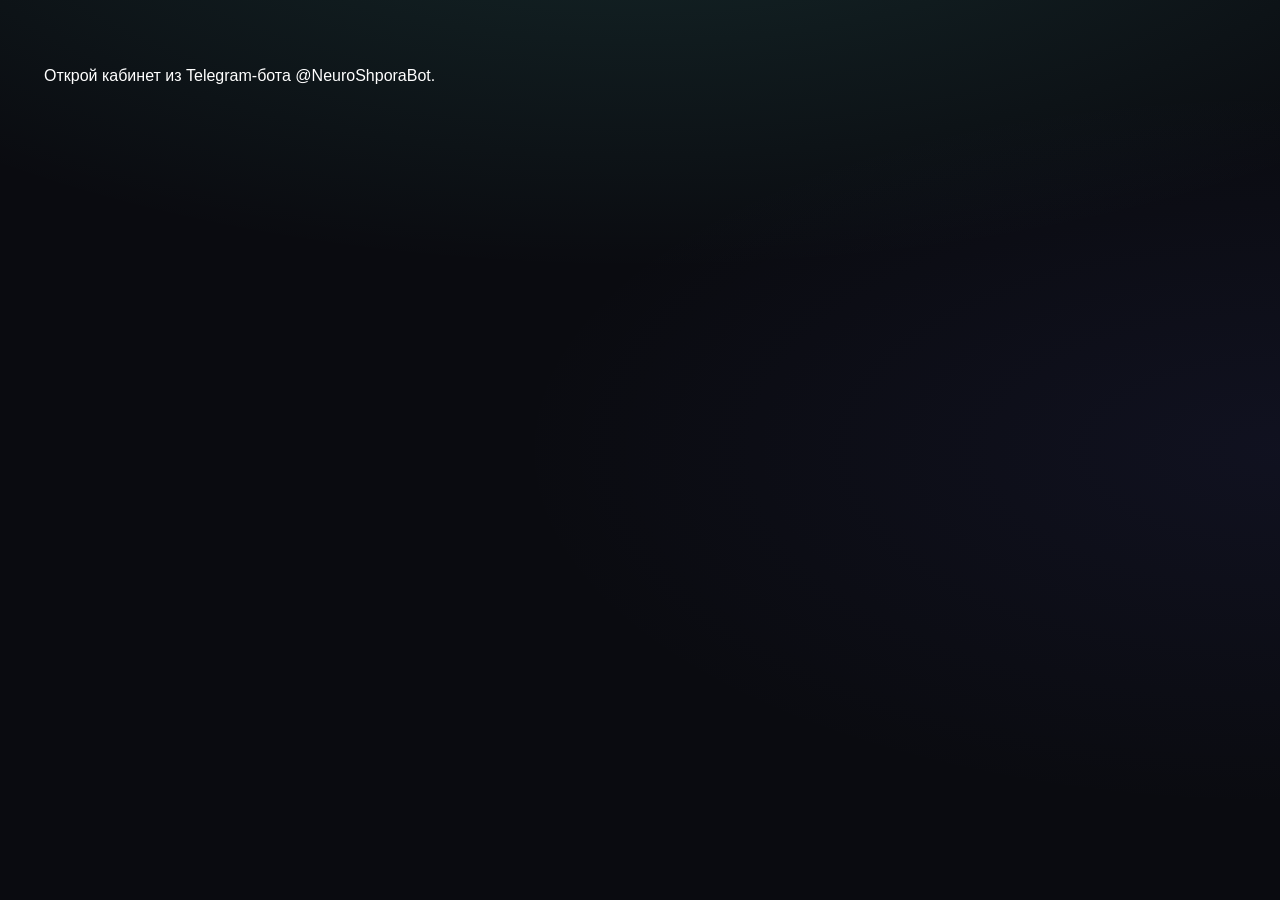
<file: index.html>
<!DOCTYPE html>
<html lang="ru">
<head>
    <meta charset="UTF-8">
    <meta name="viewport" content="width=device-width, initial-scale=1.0, maximum-scale=1.0, user-scalable=no">
    <title>НейроШпора — профиль и Premium</title>
    <script src="https://telegram.org/js/telegram-web-app.js"></script>
    <style>
        /* Фиксированная тёмная палитра — не зависит от светлой темы TG Desktop */
        :root {
            --bg-base: #0a0b10;
            --bg-elevated: #12141c;
            --glass: rgba(255, 255, 255, 0.07);
            --glass-border: rgba(255, 255, 255, 0.14);
            --accent: #5eead4;
            --accent-dim: rgba(94, 234, 212, 0.22);
            --gold: #fbbf24;
            --gold-dim: rgba(251, 191, 36, 0.18);
            --text-primary: #f4f4f5;
            --text-secondary: #c4c4cc;
            --text-muted: #9ca3af;
            --radius: 20px;
            --app-max-width: 420px;
        }

        * {
            box-sizing: border-box;
            -webkit-tap-highlight-color: transparent;
        }

        html {
            color-scheme: dark;
            -webkit-text-size-adjust: 100%;
            background: var(--bg-base) !important;
            background-color: var(--bg-base) !important;
        }

        html, body {
            margin: 0;
            padding: 0;
            min-height: 100%;
            color: var(--text-primary) !important;
            background: var(--bg-base) !important;
            background-color: var(--bg-base) !important;
        }

        body {
            min-height: 100vh;
            font-family: -apple-system, BlinkMacSystemFont, "Segoe UI", Roboto, sans-serif;
            line-height: 1.45;
            background-image:
                radial-gradient(ellipse 80% 50% at 50% -20%, rgba(94, 234, 212, 0.14), transparent),
                radial-gradient(ellipse 60% 40% at 100% 50%, rgba(99, 102, 241, 0.07), transparent) !important;
            padding: 16px;
            overflow-x: hidden;
        }

        /* Центрированная «карточка» на широких экранах (TG Desktop) */
        .app {
            width: 100%;
            max-width: var(--app-max-width);
            margin: 0 auto;
            padding-bottom: 24px;
        }

        .header { margin-bottom: 20px; }
        .logo {
            font-size: 13px;
            font-weight: 600;
            letter-spacing: 0.12em;
            text-transform: uppercase;
            color: var(--accent) !important;
            margin-bottom: 6px;
        }
        h1 {
            margin: 0;
            font-size: clamp(22px, 5vw, 26px);
            font-weight: 700;
            letter-spacing: -0.03em;
            color: var(--text-primary) !important;
        }
        .subtitle {
            margin: 8px 0 0;
            font-size: 14px;
            color: var(--text-secondary) !important;
            line-height: 1.45;
        }

        .glass {
            background: var(--glass) !important;
            backdrop-filter: blur(20px);
            -webkit-backdrop-filter: blur(20px);
            border: 1px solid var(--glass-border) !important;
            border-radius: var(--radius);
            box-shadow: 0 8px 32px rgba(0, 0, 0, 0.35);
        }

        .section-title {
            font-size: 12px;
            font-weight: 600;
            text-transform: uppercase;
            letter-spacing: 0.1em;
            color: var(--text-muted) !important;
            margin: 0 0 10px 4px;
        }

        .profile-card {
            padding: 18px;
            margin-bottom: 20px;
            width: 100%;
        }
        .profile-top {
            display: flex;
            justify-content: space-between;
            align-items: flex-start;
            gap: 12px;
            margin-bottom: 16px;
        }
        .name {
            font-size: 18px;
            font-weight: 600;
            color: var(--text-primary) !important;
            word-break: break-word;
        }
        .badge {
            font-size: 11px;
            font-weight: 700;
            padding: 4px 10px;
            border-radius: 100px;
            background: var(--accent-dim) !important;
            color: var(--accent) !important;
            border: 1px solid rgba(94, 234, 212, 0.4);
            white-space: nowrap;
            flex-shrink: 0;
        }
        .badge.premium {
            background: var(--gold-dim) !important;
            color: var(--gold) !important;
            border-color: rgba(251, 191, 36, 0.45);
        }
        .meta {
            font-size: 13px;
            color: var(--text-secondary) !important;
            margin-top: 4px;
        }
        .label {
            font-size: 11px;
            text-transform: uppercase;
            letter-spacing: 0.08em;
            color: var(--text-muted) !important;
            margin-bottom: 8px;
        }
        .progress-track {
            height: 8px;
            background: rgba(255, 255, 255, 0.1) !important;
            border-radius: 100px;
            overflow: hidden;
        }
        .progress-fill {
            height: 100%;
            min-width: 0;
            border-radius: 100px;
            background: linear-gradient(90deg, var(--accent), #818cf8) !important;
            transition: width 0.8s cubic-bezier(0.22, 1, 0.36, 1);
        }
        .progress-row {
            display: flex;
            justify-content: space-between;
            gap: 8px;
            margin-top: 8px;
            font-size: 12px;
            color: var(--text-secondary) !important;
        }

        #shop { scroll-margin-top: 12px; }

        .tariff-card {
            padding: 18px;
            margin-bottom: 12px;
            width: 100%;
            border-color: rgba(251, 191, 36, 0.3) !important;
            background: linear-gradient(
                145deg,
                rgba(251, 191, 36, 0.1),
                rgba(94, 234, 212, 0.07)
            ) !important;
        }
        .tariff-card.active-plan {
            border-color: rgba(94, 234, 212, 0.45) !important;
            background: linear-gradient(
                145deg,
                rgba(94, 234, 212, 0.12),
                rgba(129, 140, 248, 0.09)
            ) !important;
        }

        .tariff-head {
            display: flex;
            justify-content: space-between;
            align-items: flex-start;
            gap: 10px;
            margin-bottom: 10px;
        }
        .tariff-name {
            font-size: 16px;
            font-weight: 700;
            line-height: 1.3;
            color: var(--text-primary) !important;
            flex: 1;
            min-width: 0;
        }
        .tariff-price {
            font-size: 22px;
            font-weight: 800;
            color: var(--gold) !important;
            white-space: nowrap;
            flex-shrink: 0;
        }
        .tariff-period {
            font-size: 12px;
            color: var(--text-secondary) !important;
            margin-bottom: 12px;
        }
        .tariff-features {
            margin: 0 0 16px;
            padding-left: 18px;
            font-size: 13px;
            line-height: 1.55;
            color: var(--text-secondary) !important;
        }
        .tariff-features li { margin-bottom: 4px; }

        .btn-buy {
            width: 100%;
            max-width: 100%;
            padding: 14px 16px;
            border: none;
            border-radius: 14px;
            font-size: 15px;
            font-weight: 700;
            color: #0a0b10 !important;
            background: linear-gradient(135deg, var(--gold), #f59e0b) !important;
            cursor: pointer;
            transition: transform 0.15s, opacity 0.2s;
        }
        .btn-buy:hover { filter: brightness(1.05); }
        .btn-buy:active { transform: scale(0.98); }
        .btn-buy:disabled {
            opacity: 0.5;
            cursor: not-allowed;
        }

        .shop-note {
            font-size: 12px;
            color: var(--text-secondary) !important;
            line-height: 1.5;
            margin: 0 4px 16px;
        }
        .shop-note b {
            color: var(--text-primary) !important;
            font-weight: 600;
        }

        .legal-footer {
            display: flex;
            flex-wrap: wrap;
            justify-content: center;
            align-items: center;
            gap: 6px 14px;
            margin-top: 24px;
            padding: 14px 12px;
            border-radius: 14px;
            background: var(--glass) !important;
            border: 1px solid var(--glass-border) !important;
            width: 100%;
        }
        .legal-footer a {
            font-size: 12px;
            font-weight: 500;
            color: var(--text-secondary) !important;
            text-decoration: none;
        }
        .legal-footer a:hover,
        .legal-footer a:active {
            color: var(--accent) !important;
        }
        .legal-footer .sep {
            color: rgba(255, 255, 255, 0.28) !important;
            font-size: 10px;
        }
        .page-footer {
            text-align: center;
            font-size: 11px;
            color: var(--text-muted) !important;
            margin-top: 12px;
            padding: 0 8px;
        }

        @media (min-width: 480px) {
            body { padding: 24px 20px 32px; }
            .app {
                max-width: var(--app-max-width);
                padding: 4px 0 32px;
            }
        }
    </style>
</head>
<body>

    <div class="app">

    <header class="header">
        <div class="logo">НейроШпора</div>
        <h1>Личный кабинет</h1>
        <p class="subtitle">Прогресс охоты за баллами и оформление Premium</p>
    </header>

    <p class="section-title">📊 Мой прогресс</p>
    <section class="glass profile-card" id="progress-section">
        <div class="profile-top">
            <div>
                <div class="name" id="student-name">Загрузка…</div>
                <div class="meta" id="student-subject">Предмет не выбран</div>
            </div>
            <span class="badge" id="status-badge">Базовый</span>
        </div>
        <div class="label">Уровень и опыт</div>
        <div class="meta" id="student-stats">1 LVL · 0 XP</div>
        <div class="label" style="margin-top: 14px;">Прогресс охоты</div>
        <div class="progress-track">
            <div class="progress-fill" id="bar"></div>
        </div>
        <div class="progress-row">
            <span id="themes-count">0 / 30 тем</span>
            <span id="percent-text">0%</span>
        </div>
    </section>

    <p class="section-title" id="shop">💎 Магазин Premium</p>
    <p class="shop-note">
        <b>Доступ к информационному сервису</b> — дистанционные информационно-консультационные
        услуги подготовки к ЕГЭ/ОГЭ через бота @NeuroShporaBot. Оплата в Telegram (Robokassa).
    </p>

    <article class="glass tariff-card" id="tariff-premium">
        <div class="tariff-head">
            <div class="tariff-name">Доступ к информационному сервису</div>
            <div class="tariff-price">790 ₽</div>
        </div>
        <div class="tariff-period">Premium · 1 месяц с момента оплаты</div>
        <ul class="tariff-features">
            <li>Разбор 2-й части по критериям ФИПИ</li>
            <li>Конструктор шпор-карточек</li>
            <li>SOS-аптечка перед экзаменом</li>
            <li>Премиум-разделы в боте</li>
        </ul>
        <button type="button" class="btn-buy" id="btn-buy">Купить</button>
    </article>

    <article class="glass tariff-card active-plan" id="tariff-active" style="display: none;">
        <div class="tariff-head">
            <div class="tariff-name">Premium активен</div>
            <div class="tariff-price" style="color: var(--accent); font-size: 16px;">✓</div>
        </div>
        <p class="tariff-period" style="margin-bottom: 0;">
            Все инструменты открыты в боте. Возвращайся в чат и жми нужный раздел меню.
        </p>
    </article>

    <nav class="legal-footer" aria-label="Юридические документы">
        <a href="oferta.html">Оферта</a>
        <span class="sep">·</span>
        <a href="privacy.html">Конфиденциальность</a>
        <span class="sep">·</span>
        <a href="contacts.html">Контакты</a>
    </nav>
    <p class="page-footer">ИП Радостева А.П. · ИНН 380501890667</p>

    </div><!-- .app -->

    <script>
        if (!window.Telegram?.WebApp) {
            document.body.innerHTML = "<p style='padding:24px;color:#fff'>Открой кабинет из Telegram-бота @NeuroShporaBot.</p>";
            throw new Error("Telegram WebApp SDK not loaded");
        }

        const tg = window.Telegram.WebApp;
        tg.ready();
        tg.expand();

        /* Светлая тема TG Desktop перебивает CSS — фиксируем тёмный chrome WebApp */
        const DARK_BG = "#0a0b10";
        const DARK_HEADER = "#0a0b10";
        try {
            if (typeof tg.setBackgroundColor === "function") {
                tg.setBackgroundColor(DARK_BG);
            }
            if (typeof tg.setHeaderColor === "function") {
                tg.setHeaderColor(DARK_HEADER);
            }
            if (typeof tg.setBottomBarColor === "function") {
                tg.setBottomBarColor(DARK_BG);
            }
        } catch (e) {
            console.warn("WebApp chrome colors:", e);
        }
        document.documentElement.classList.add("theme-locked-dark");

        const user = tg.initDataUnsafe?.user;
        const params = new URLSearchParams(window.location.search);

        const userId = params.get("user_id") || (user ? user.id : null);
        const xp = parseInt(params.get("xp") || "0", 10);
        const level = parseInt(params.get("level") || "1", 10);
        const isPremium = params.get("premium") === "1";
        const subject = params.get("subject") || "";
        const examType = (params.get("exam_type") || "ege").toLowerCase();
        const examLabel = examType === "oge" ? "ОГЭ" : "ЕГЭ";

        function displayName() {
            if (user) {
                return [user.first_name, user.last_name].filter(Boolean).join(" ");
            }
            return userId ? `Ученик #${userId}` : "Гость";
        }

        function applyProfile() {
            document.getElementById("student-name").textContent = displayName();
            document.getElementById("student-stats").textContent = `${level} LVL · ${xp} XP`;

            const subjectEl = document.getElementById("student-subject");
            subjectEl.textContent = subject
                ? `${subject} · ${examLabel}`
                : "Выбери предмет в боте";

            const badge = document.getElementById("status-badge");
            const buyBtn = document.getElementById("btn-buy");
            const tariffPremium = document.getElementById("tariff-premium");
            const tariffActive = document.getElementById("tariff-active");

            if (isPremium) {
                badge.textContent = "Premium";
                badge.classList.add("premium");
                tariffPremium.style.display = "none";
                tariffActive.style.display = "block";
            } else {
                badge.textContent = "Базовый";
                buyBtn.disabled = false;
            }

            const maxThemes = 30;
            const completedThemes = Math.min(Math.floor(xp / 100), maxThemes);
            const percent = Math.round((completedThemes / maxThemes) * 100);
            document.getElementById("themes-count").textContent = `${completedThemes} / ${maxThemes} тем`;
            document.getElementById("percent-text").textContent = `${percent}%`;
            requestAnimationFrame(() => {
                document.getElementById("bar").style.width = `${percent}%`;
            });
        }

        function sendPremiumPurchase() {
            if (!tg.sendData) {
                alert("Открой кабинет из бота @NeuroShporaBot");
                return;
            }
            tg.HapticFeedback?.impactOccurred("medium");
            tg.sendData(JSON.stringify({ action: "premium", user_id: userId }));
            setTimeout(() => {
                try { tg.close(); } catch (e) { console.warn(e); }
            }, 400);
        }

        document.getElementById("btn-buy").addEventListener("click", sendPremiumPurchase);

        if (window.location.hash === "#shop") {
            requestAnimationFrame(() => {
                document.getElementById("shop").scrollIntoView({ behavior: "smooth", block: "start" });
            });
        }

        applyProfile();
    </script>
</body>
</html>
</file>
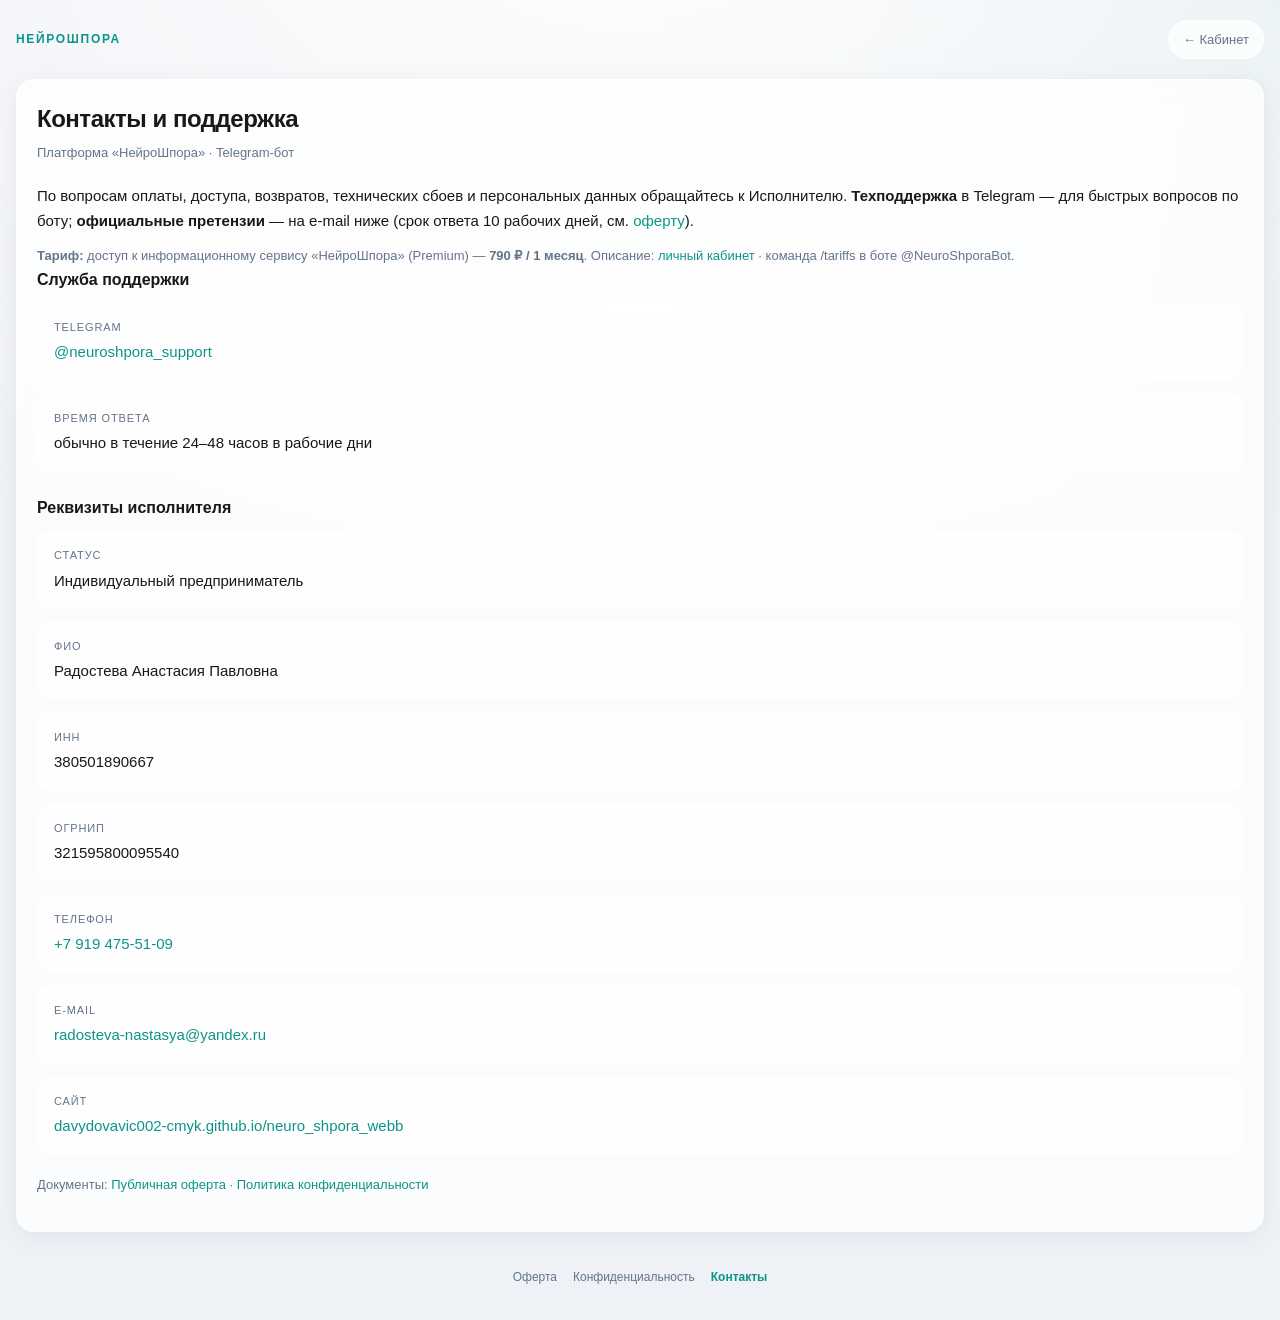
<file: contacts.html>
<!DOCTYPE html>
<html lang="ru">
<head>
    <meta charset="UTF-8">
    <meta name="viewport" content="width=device-width, initial-scale=1.0">
    <title>Контакты — НейроШпора</title>
    <link rel="stylesheet" href="legal.css">
</head>
<body>

    <div class="top-bar">
        <span class="brand">НейроШпора</span>
        <a class="back-link" href="index.html">← Кабинет</a>
    </div>

    <article class="glass-panel">
        <h1>Контакты и поддержка</h1>
        <p class="doc-meta">Платформа «НейроШпора» · Telegram-бот</p>

        <p>По вопросам оплаты, доступа, возвратов, технических сбоев и персональных данных обращайтесь к Исполнителю. <b>Техподдержка</b> в Telegram — для быстрых вопросов по боту; <b>официальные претензии</b> — на e-mail ниже (срок ответа 10 рабочих дней, см. <a href="oferta.html">оферту</a>).</p>

        <p class="shop-note" style="font-size:13px;color:var(--muted);margin:12px 0 0;">
            <b>Тариф:</b> доступ к информационному сервису «НейроШпора» (Premium) — <b>790 ₽ / 1 месяц</b>.
            Описание: <a href="index.html">личный кабинет</a> · команда /tariffs в боте @NeuroShporaBot.
        </p>

        <h2>Служба поддержки</h2>
        <div class="contact-card">
            <div class="contact-row">
                <div class="contact-label">Telegram</div>
                <div class="contact-value">
                    <a href="https://t.me/neuroshpora_support" target="_blank" rel="noopener">@neuroshpora_support</a>
                </div>
            </div>
            <div class="contact-row">
                <div class="contact-label">Время ответа</div>
                <div class="contact-value">обычно в течение 24–48 часов в рабочие дни</div>
            </div>
        </div>

        <h2>Реквизиты исполнителя</h2>
        <div class="contact-card">
            <div class="contact-row">
                <div class="contact-label">Статус</div>
                <div class="contact-value">Индивидуальный предприниматель</div>
            </div>
            <div class="contact-row">
                <div class="contact-label">ФИО</div>
                <div class="contact-value">Радостева Анастасия Павловна</div>
            </div>
            <div class="contact-row">
                <div class="contact-label">ИНН</div>
                <div class="contact-value">380501890667</div>
            </div>
            <div class="contact-row">
                <div class="contact-label">ОГРНИП</div>
                <div class="contact-value">321595800095540</div>
            </div>
            <div class="contact-row">
                <div class="contact-label">Телефон</div>
                <div class="contact-value">
                    <a href="tel:+79194755109">+7 919 475-51-09</a>
                </div>
            </div>
            <div class="contact-row">
                <div class="contact-label">E-mail</div>
                <div class="contact-value">
                    <a href="mailto:radosteva-nastasya@yandex.ru">radosteva-nastasya@yandex.ru</a>
                </div>
            </div>
            <div class="contact-row">
                <div class="contact-label">Сайт</div>
                <div class="contact-value">
                    <a href="https://davydovavic002-cmyk.github.io/neuro_shpora_webb/" target="_blank" rel="noopener">davydovavic002-cmyk.github.io/neuro_shpora_webb</a>
                </div>
            </div>
        </div>

        <p style="margin-top: 20px; font-size: 13px; color: var(--muted);">
            Документы: <a href="oferta.html">Публичная оферта</a> ·
            <a href="privacy.html">Политика конфиденциальности</a>
        </p>
    </article>

    <nav class="legal-footer">
        <a href="oferta.html">Оферта</a>
        <a href="privacy.html">Конфиденциальность</a>
        <a href="contacts.html" class="active">Контакты</a>
    </nav>

</body>
</html>
</file>
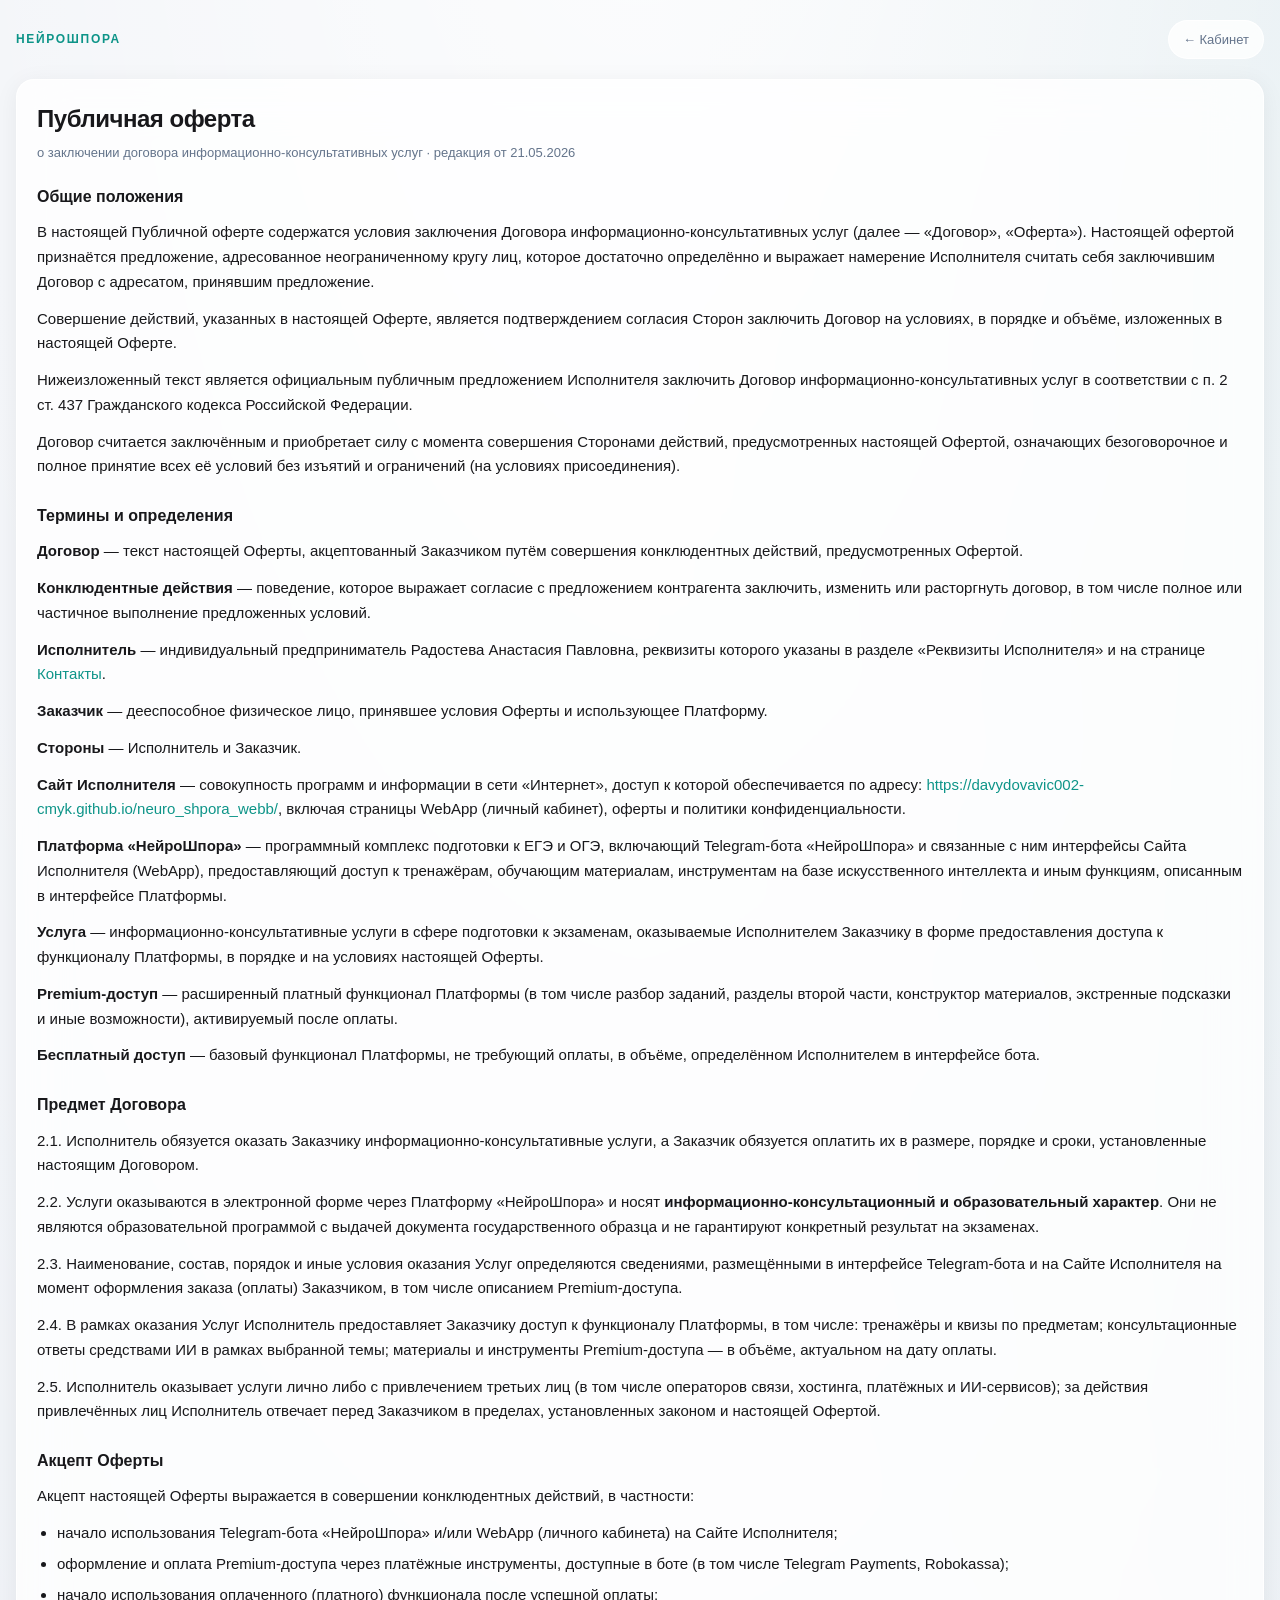
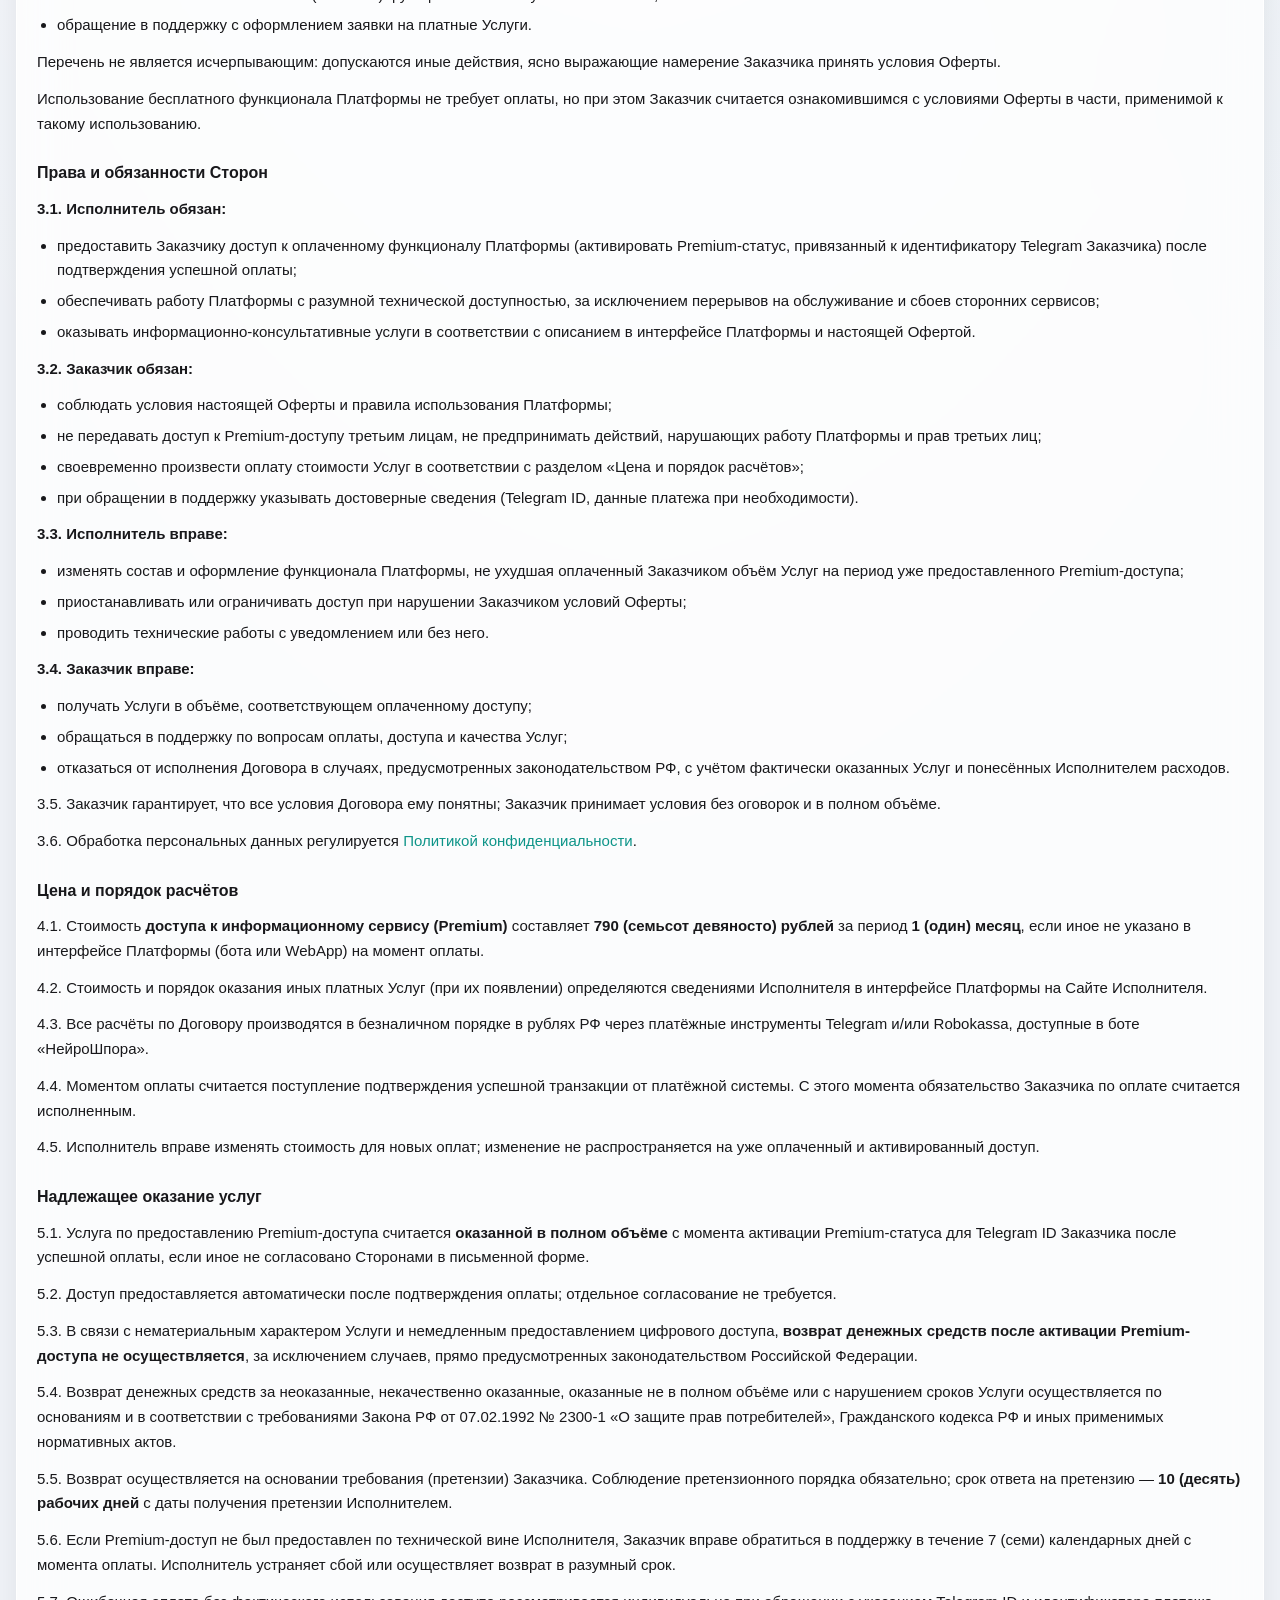
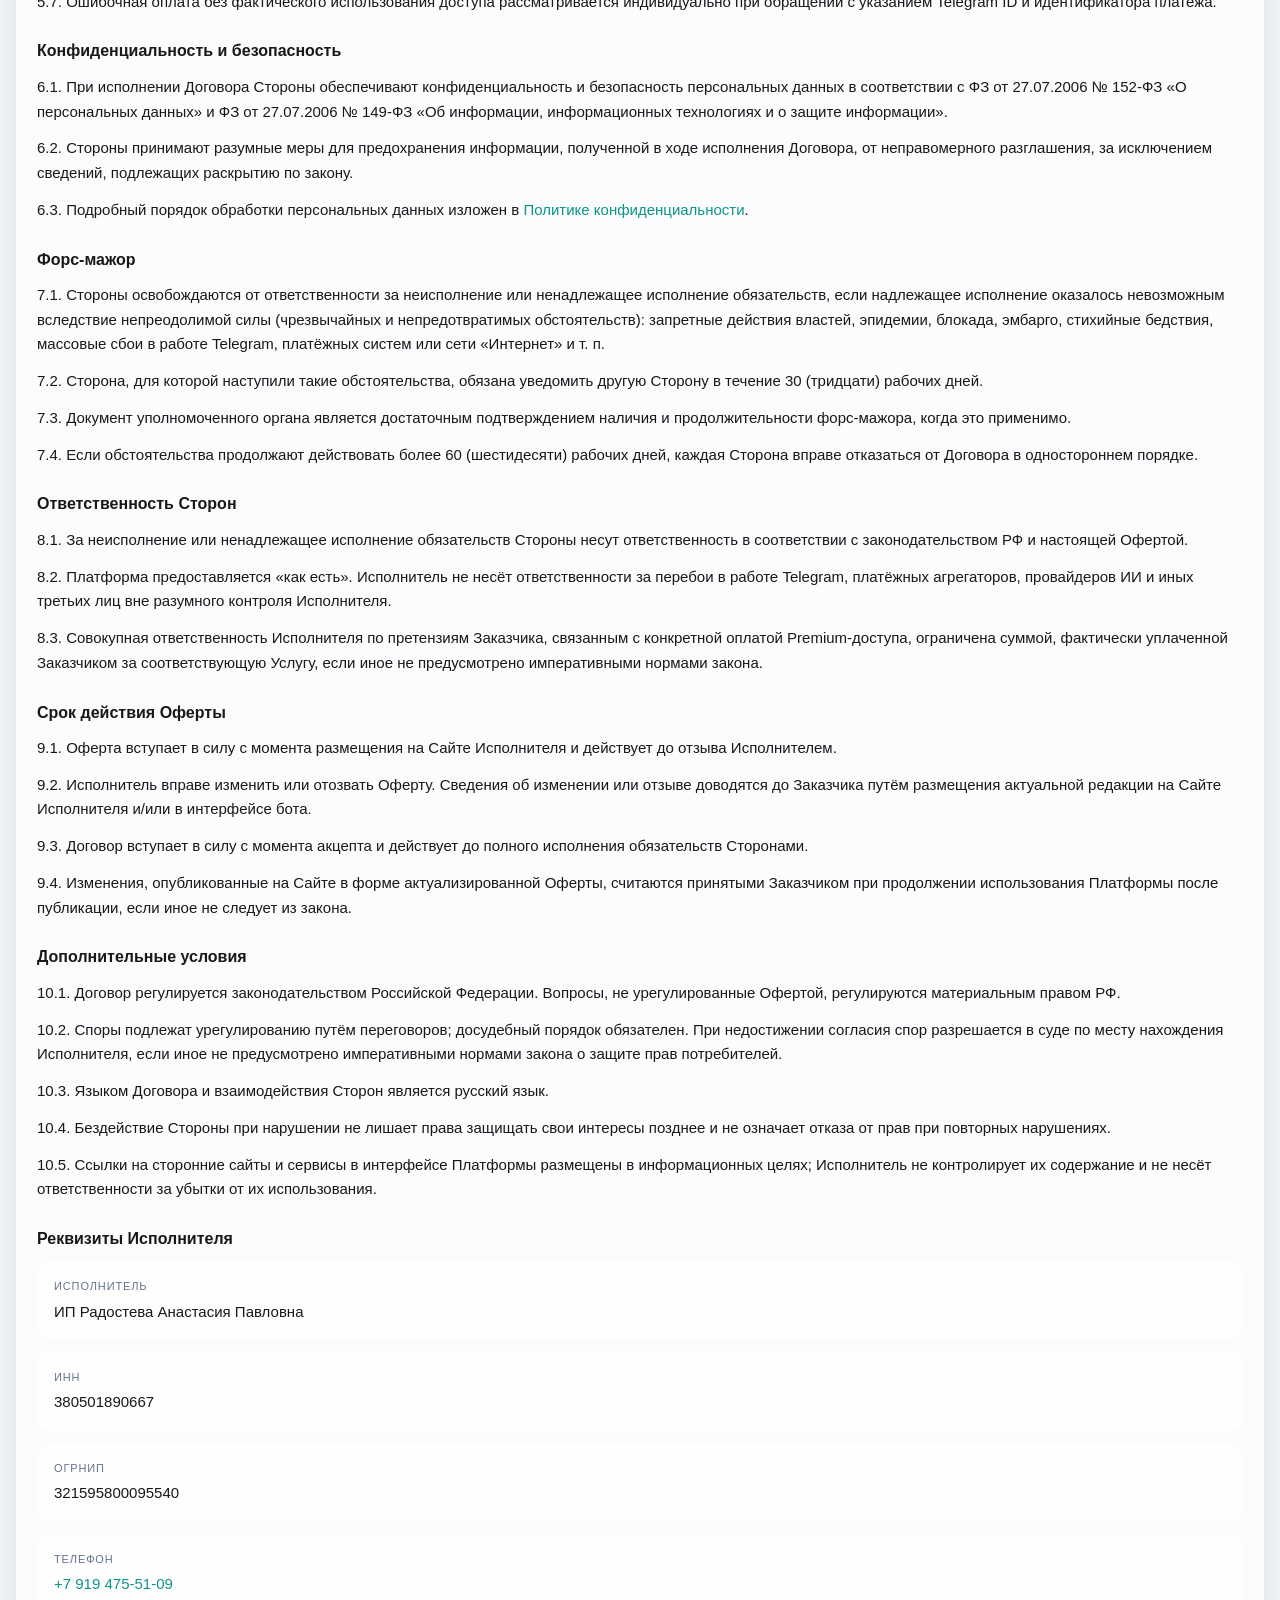
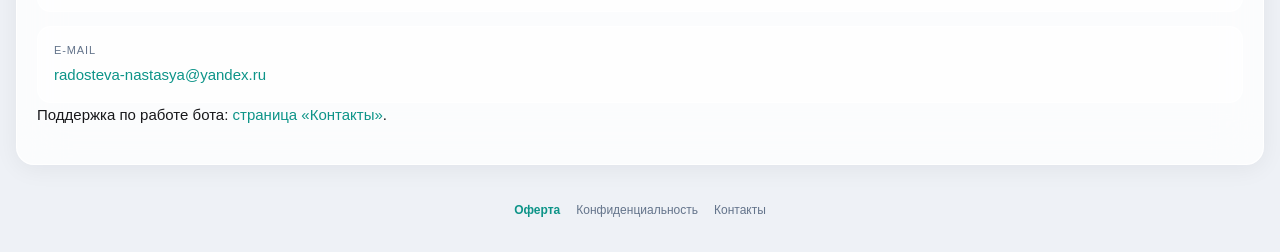
<file: oferta.html>
<!DOCTYPE html>
<html lang="ru">
<head>
    <meta charset="UTF-8">
    <meta name="viewport" content="width=device-width, initial-scale=1.0">
    <title>Публичная оферта — НейроШпора</title>
    <link rel="stylesheet" href="legal.css">
</head>
<body>

    <div class="top-bar">
        <span class="brand">НейроШпора</span>
        <a class="back-link" href="index.html">← Кабинет</a>
    </div>

    <article class="glass-panel">
        <h1>Публичная оферта</h1>
        <p class="doc-meta">о заключении договора информационно-консультативных услуг · редакция от 21.05.2026</p>

        <h2>Общие положения</h2>
        <p>В настоящей Публичной оферте содержатся условия заключения Договора информационно-консультативных услуг (далее — «Договор», «Оферта»). Настоящей офертой признаётся предложение, адресованное неограниченному кругу лиц, которое достаточно определённо и выражает намерение Исполнителя считать себя заключившим Договор с адресатом, принявшим предложение.</p>
        <p>Совершение действий, указанных в настоящей Оферте, является подтверждением согласия Сторон заключить Договор на условиях, в порядке и объёме, изложенных в настоящей Оферте.</p>
        <p>Нижеизложенный текст является официальным публичным предложением Исполнителя заключить Договор информационно-консультативных услуг в соответствии с п. 2 ст. 437 Гражданского кодекса Российской Федерации.</p>
        <p>Договор считается заключённым и приобретает силу с момента совершения Сторонами действий, предусмотренных настоящей Офертой, означающих безоговорочное и полное принятие всех её условий без изъятий и ограничений (на условиях присоединения).</p>

        <h2>Термины и определения</h2>
        <p><strong>Договор</strong> — текст настоящей Оферты, акцептованный Заказчиком путём совершения конклюдентных действий, предусмотренных Офертой.</p>
        <p><strong>Конклюдентные действия</strong> — поведение, которое выражает согласие с предложением контрагента заключить, изменить или расторгнуть договор, в том числе полное или частичное выполнение предложенных условий.</p>
        <p><strong>Исполнитель</strong> — индивидуальный предприниматель Радостева Анастасия Павловна, реквизиты которого указаны в разделе «Реквизиты Исполнителя» и на странице <a href="contacts.html">Контакты</a>.</p>
        <p><strong>Заказчик</strong> — дееспособное физическое лицо, принявшее условия Оферты и использующее Платформу.</p>
        <p><strong>Стороны</strong> — Исполнитель и Заказчик.</p>
        <p><strong>Сайт Исполнителя</strong> — совокупность программ и информации в сети «Интернет», доступ к которой обеспечивается по адресу: <a href="https://davydovavic002-cmyk.github.io/neuro_shpora_webb/" target="_blank" rel="noopener">https://davydovavic002-cmyk.github.io/neuro_shpora_webb/</a>, включая страницы WebApp (личный кабинет), оферты и политики конфиденциальности.</p>
        <p><strong>Платформа «НейроШпора»</strong> — программный комплекс подготовки к ЕГЭ и ОГЭ, включающий Telegram-бота «НейроШпора» и связанные с ним интерфейсы Сайта Исполнителя (WebApp), предоставляющий доступ к тренажёрам, обучающим материалам, инструментам на базе искусственного интеллекта и иным функциям, описанным в интерфейсе Платформы.</p>
        <p><strong>Услуга</strong> — информационно-консультативные услуги в сфере подготовки к экзаменам, оказываемые Исполнителем Заказчику в форме предоставления доступа к функционалу Платформы, в порядке и на условиях настоящей Оферты.</p>
        <p><strong>Premium-доступ</strong> — расширенный платный функционал Платформы (в том числе разбор заданий, разделы второй части, конструктор материалов, экстренные подсказки и иные возможности), активируемый после оплаты.</p>
        <p><strong>Бесплатный доступ</strong> — базовый функционал Платформы, не требующий оплаты, в объёме, определённом Исполнителем в интерфейсе бота.</p>

        <h2>Предмет Договора</h2>
        <p>2.1. Исполнитель обязуется оказать Заказчику информационно-консультативные услуги, а Заказчик обязуется оплатить их в размере, порядке и сроки, установленные настоящим Договором.</p>
        <p>2.2. Услуги оказываются в электронной форме через Платформу «НейроШпора» и носят <strong>информационно-консультационный и образовательный характер</strong>. Они не являются образовательной программой с выдачей документа государственного образца и не гарантируют конкретный результат на экзаменах.</p>
        <p>2.3. Наименование, состав, порядок и иные условия оказания Услуг определяются сведениями, размещёнными в интерфейсе Telegram-бота и на Сайте Исполнителя на момент оформления заказа (оплаты) Заказчиком, в том числе описанием Premium-доступа.</p>
        <p>2.4. В рамках оказания Услуг Исполнитель предоставляет Заказчику доступ к функционалу Платформы, в том числе: тренажёры и квизы по предметам; консультационные ответы средствами ИИ в рамках выбранной темы; материалы и инструменты Premium-доступа — в объёме, актуальном на дату оплаты.</p>
        <p>2.5. Исполнитель оказывает услуги лично либо с привлечением третьих лиц (в том числе операторов связи, хостинга, платёжных и ИИ-сервисов); за действия привлечённых лиц Исполнитель отвечает перед Заказчиком в пределах, установленных законом и настоящей Офертой.</p>

        <h2>Акцепт Оферты</h2>
        <p>Акцепт настоящей Оферты выражается в совершении конклюдентных действий, в частности:</p>
        <ul>
            <li>начало использования Telegram-бота «НейроШпора» и/или WebApp (личного кабинета) на Сайте Исполнителя;</li>
            <li>оформление и оплата Premium-доступа через платёжные инструменты, доступные в боте (в том числе Telegram Payments, Robokassa);</li>
            <li>начало использования оплаченного (платного) функционала после успешной оплаты;</li>
            <li>обращение в поддержку с оформлением заявки на платные Услуги.</li>
        </ul>
        <p>Перечень не является исчерпывающим: допускаются иные действия, ясно выражающие намерение Заказчика принять условия Оферты.</p>
        <p>Использование бесплатного функционала Платформы не требует оплаты, но при этом Заказчик считается ознакомившимся с условиями Оферты в части, применимой к такому использованию.</p>

        <h2>Права и обязанности Сторон</h2>
        <p><strong>3.1. Исполнитель обязан:</strong></p>
        <ul>
            <li>предоставить Заказчику доступ к оплаченному функционалу Платформы (активировать Premium-статус, привязанный к идентификатору Telegram Заказчика) после подтверждения успешной оплаты;</li>
            <li>обеспечивать работу Платформы с разумной технической доступностью, за исключением перерывов на обслуживание и сбоев сторонних сервисов;</li>
            <li>оказывать информационно-консультативные услуги в соответствии с описанием в интерфейсе Платформы и настоящей Офертой.</li>
        </ul>
        <p><strong>3.2. Заказчик обязан:</strong></p>
        <ul>
            <li>соблюдать условия настоящей Оферты и правила использования Платформы;</li>
            <li>не передавать доступ к Premium-доступу третьим лицам, не предпринимать действий, нарушающих работу Платформы и прав третьих лиц;</li>
            <li>своевременно произвести оплату стоимости Услуг в соответствии с разделом «Цена и порядок расчётов»;</li>
            <li>при обращении в поддержку указывать достоверные сведения (Telegram ID, данные платежа при необходимости).</li>
        </ul>
        <p><strong>3.3. Исполнитель вправе:</strong></p>
        <ul>
            <li>изменять состав и оформление функционала Платформы, не ухудшая оплаченный Заказчиком объём Услуг на период уже предоставленного Premium-доступа;</li>
            <li>приостанавливать или ограничивать доступ при нарушении Заказчиком условий Оферты;</li>
            <li>проводить технические работы с уведомлением или без него.</li>
        </ul>
        <p><strong>3.4. Заказчик вправе:</strong></p>
        <ul>
            <li>получать Услуги в объёме, соответствующем оплаченному доступу;</li>
            <li>обращаться в поддержку по вопросам оплаты, доступа и качества Услуг;</li>
            <li>отказаться от исполнения Договора в случаях, предусмотренных законодательством РФ, с учётом фактически оказанных Услуг и понесённых Исполнителем расходов.</li>
        </ul>
        <p>3.5. Заказчик гарантирует, что все условия Договора ему понятны; Заказчик принимает условия без оговорок и в полном объёме.</p>
        <p>3.6. Обработка персональных данных регулируется <a href="privacy.html">Политикой конфиденциальности</a>.</p>

        <h2>Цена и порядок расчётов</h2>
        <p>4.1. Стоимость <strong>доступа к информационному сервису (Premium)</strong> составляет <strong>790 (семьсот девяносто) рублей</strong> за период <strong>1 (один) месяц</strong>, если иное не указано в интерфейсе Платформы (бота или WebApp) на момент оплаты.</p>
        <p>4.2. Стоимость и порядок оказания иных платных Услуг (при их появлении) определяются сведениями Исполнителя в интерфейсе Платформы на Сайте Исполнителя.</p>
        <p>4.3. Все расчёты по Договору производятся в безналичном порядке в рублях РФ через платёжные инструменты Telegram и/или Robokassa, доступные в боте «НейроШпора».</p>
        <p>4.4. Моментом оплаты считается поступление подтверждения успешной транзакции от платёжной системы. С этого момента обязательство Заказчика по оплате считается исполненным.</p>
        <p>4.5. Исполнитель вправе изменять стоимость для новых оплат; изменение не распространяется на уже оплаченный и активированный доступ.</p>

        <h2>Надлежащее оказание услуг</h2>
        <p>5.1. Услуга по предоставлению Premium-доступа считается <strong>оказанной в полном объёме</strong> с момента активации Premium-статуса для Telegram ID Заказчика после успешной оплаты, если иное не согласовано Сторонами в письменной форме.</p>
        <p>5.2. Доступ предоставляется автоматически после подтверждения оплаты; отдельное согласование не требуется.</p>
        <p>5.3. В связи с нематериальным характером Услуги и немедленным предоставлением цифрового доступа, <strong>возврат денежных средств после активации Premium-доступа не осуществляется</strong>, за исключением случаев, прямо предусмотренных законодательством Российской Федерации.</p>
        <p>5.4. Возврат денежных средств за неоказанные, некачественно оказанные, оказанные не в полном объёме или с нарушением сроков Услуги осуществляется по основаниям и в соответствии с требованиями Закона РФ от 07.02.1992 № 2300-1 «О защите прав потребителей», Гражданского кодекса РФ и иных применимых нормативных актов.</p>
        <p>5.5. Возврат осуществляется на основании требования (претензии) Заказчика. Соблюдение претензионного порядка обязательно; срок ответа на претензию — <strong>10 (десять) рабочих дней</strong> с даты получения претензии Исполнителем.</p>
        <p>5.6. Если Premium-доступ не был предоставлен по технической вине Исполнителя, Заказчик вправе обратиться в поддержку в течение 7 (семи) календарных дней с момента оплаты. Исполнитель устраняет сбой или осуществляет возврат в разумный срок.</p>
        <p>5.7. Ошибочная оплата без фактического использования доступа рассматривается индивидуально при обращении с указанием Telegram ID и идентификатора платежа.</p>

        <h2>Конфиденциальность и безопасность</h2>
        <p>6.1. При исполнении Договора Стороны обеспечивают конфиденциальность и безопасность персональных данных в соответствии с ФЗ от 27.07.2006 № 152-ФЗ «О персональных данных» и ФЗ от 27.07.2006 № 149-ФЗ «Об информации, информационных технологиях и о защите информации».</p>
        <p>6.2. Стороны принимают разумные меры для предохранения информации, полученной в ходе исполнения Договора, от неправомерного разглашения, за исключением сведений, подлежащих раскрытию по закону.</p>
        <p>6.3. Подробный порядок обработки персональных данных изложен в <a href="privacy.html">Политике конфиденциальности</a>.</p>

        <h2>Форс-мажор</h2>
        <p>7.1. Стороны освобождаются от ответственности за неисполнение или ненадлежащее исполнение обязательств, если надлежащее исполнение оказалось невозможным вследствие непреодолимой силы (чрезвычайных и непредотвратимых обстоятельств): запретные действия властей, эпидемии, блокада, эмбарго, стихийные бедствия, массовые сбои в работе Telegram, платёжных систем или сети «Интернет» и т. п.</p>
        <p>7.2. Сторона, для которой наступили такие обстоятельства, обязана уведомить другую Сторону в течение 30 (тридцати) рабочих дней.</p>
        <p>7.3. Документ уполномоченного органа является достаточным подтверждением наличия и продолжительности форс-мажора, когда это применимо.</p>
        <p>7.4. Если обстоятельства продолжают действовать более 60 (шестидесяти) рабочих дней, каждая Сторона вправе отказаться от Договора в одностороннем порядке.</p>

        <h2>Ответственность Сторон</h2>
        <p>8.1. За неисполнение или ненадлежащее исполнение обязательств Стороны несут ответственность в соответствии с законодательством РФ и настоящей Офертой.</p>
        <p>8.2. Платформа предоставляется «как есть». Исполнитель не несёт ответственности за перебои в работе Telegram, платёжных агрегаторов, провайдеров ИИ и иных третьих лиц вне разумного контроля Исполнителя.</p>
        <p>8.3. Совокупная ответственность Исполнителя по претензиям Заказчика, связанным с конкретной оплатой Premium-доступа, ограничена суммой, фактически уплаченной Заказчиком за соответствующую Услугу, если иное не предусмотрено императивными нормами закона.</p>

        <h2>Срок действия Оферты</h2>
        <p>9.1. Оферта вступает в силу с момента размещения на Сайте Исполнителя и действует до отзыва Исполнителем.</p>
        <p>9.2. Исполнитель вправе изменить или отозвать Оферту. Сведения об изменении или отзыве доводятся до Заказчика путём размещения актуальной редакции на Сайте Исполнителя и/или в интерфейсе бота.</p>
        <p>9.3. Договор вступает в силу с момента акцепта и действует до полного исполнения обязательств Сторонами.</p>
        <p>9.4. Изменения, опубликованные на Сайте в форме актуализированной Оферты, считаются принятыми Заказчиком при продолжении использования Платформы после публикации, если иное не следует из закона.</p>

        <h2>Дополнительные условия</h2>
        <p>10.1. Договор регулируется законодательством Российской Федерации. Вопросы, не урегулированные Офертой, регулируются материальным правом РФ.</p>
        <p>10.2. Споры подлежат урегулированию путём переговоров; досудебный порядок обязателен. При недостижении согласия спор разрешается в суде по месту нахождения Исполнителя, если иное не предусмотрено императивными нормами закона о защите прав потребителей.</p>
        <p>10.3. Языком Договора и взаимодействия Сторон является русский язык.</p>
        <p>10.4. Бездействие Стороны при нарушении не лишает права защищать свои интересы позднее и не означает отказа от прав при повторных нарушениях.</p>
        <p>10.5. Ссылки на сторонние сайты и сервисы в интерфейсе Платформы размещены в информационных целях; Исполнитель не контролирует их содержание и не несёт ответственности за убытки от их использования.</p>

        <h2>Реквизиты Исполнителя</h2>
        <div class="contact-card">
            <div class="contact-row">
                <div class="contact-label">Исполнитель</div>
                <div class="contact-value">ИП Радостева Анастасия Павловна</div>
            </div>
            <div class="contact-row">
                <div class="contact-label">ИНН</div>
                <div class="contact-value">380501890667</div>
            </div>
            <div class="contact-row">
                <div class="contact-label">ОГРНИП</div>
                <div class="contact-value">321595800095540</div>
            </div>
            <div class="contact-row">
                <div class="contact-label">Телефон</div>
                <div class="contact-value"><a href="tel:+79194755109">+7 919 475-51-09</a></div>
            </div>
            <div class="contact-row">
                <div class="contact-label">E-mail</div>
                <div class="contact-value"><a href="mailto:radosteva-nastasya@yandex.ru">radosteva-nastasya@yandex.ru</a></div>
            </div>
        </div>
        <p>Поддержка по работе бота: <a href="contacts.html">страница «Контакты»</a>.</p>
    </article>

    <nav class="legal-footer">
        <a href="oferta.html" class="active">Оферта</a>
        <a href="privacy.html">Конфиденциальность</a>
        <a href="contacts.html">Контакты</a>
    </nav>

</body>
</html>
</file>
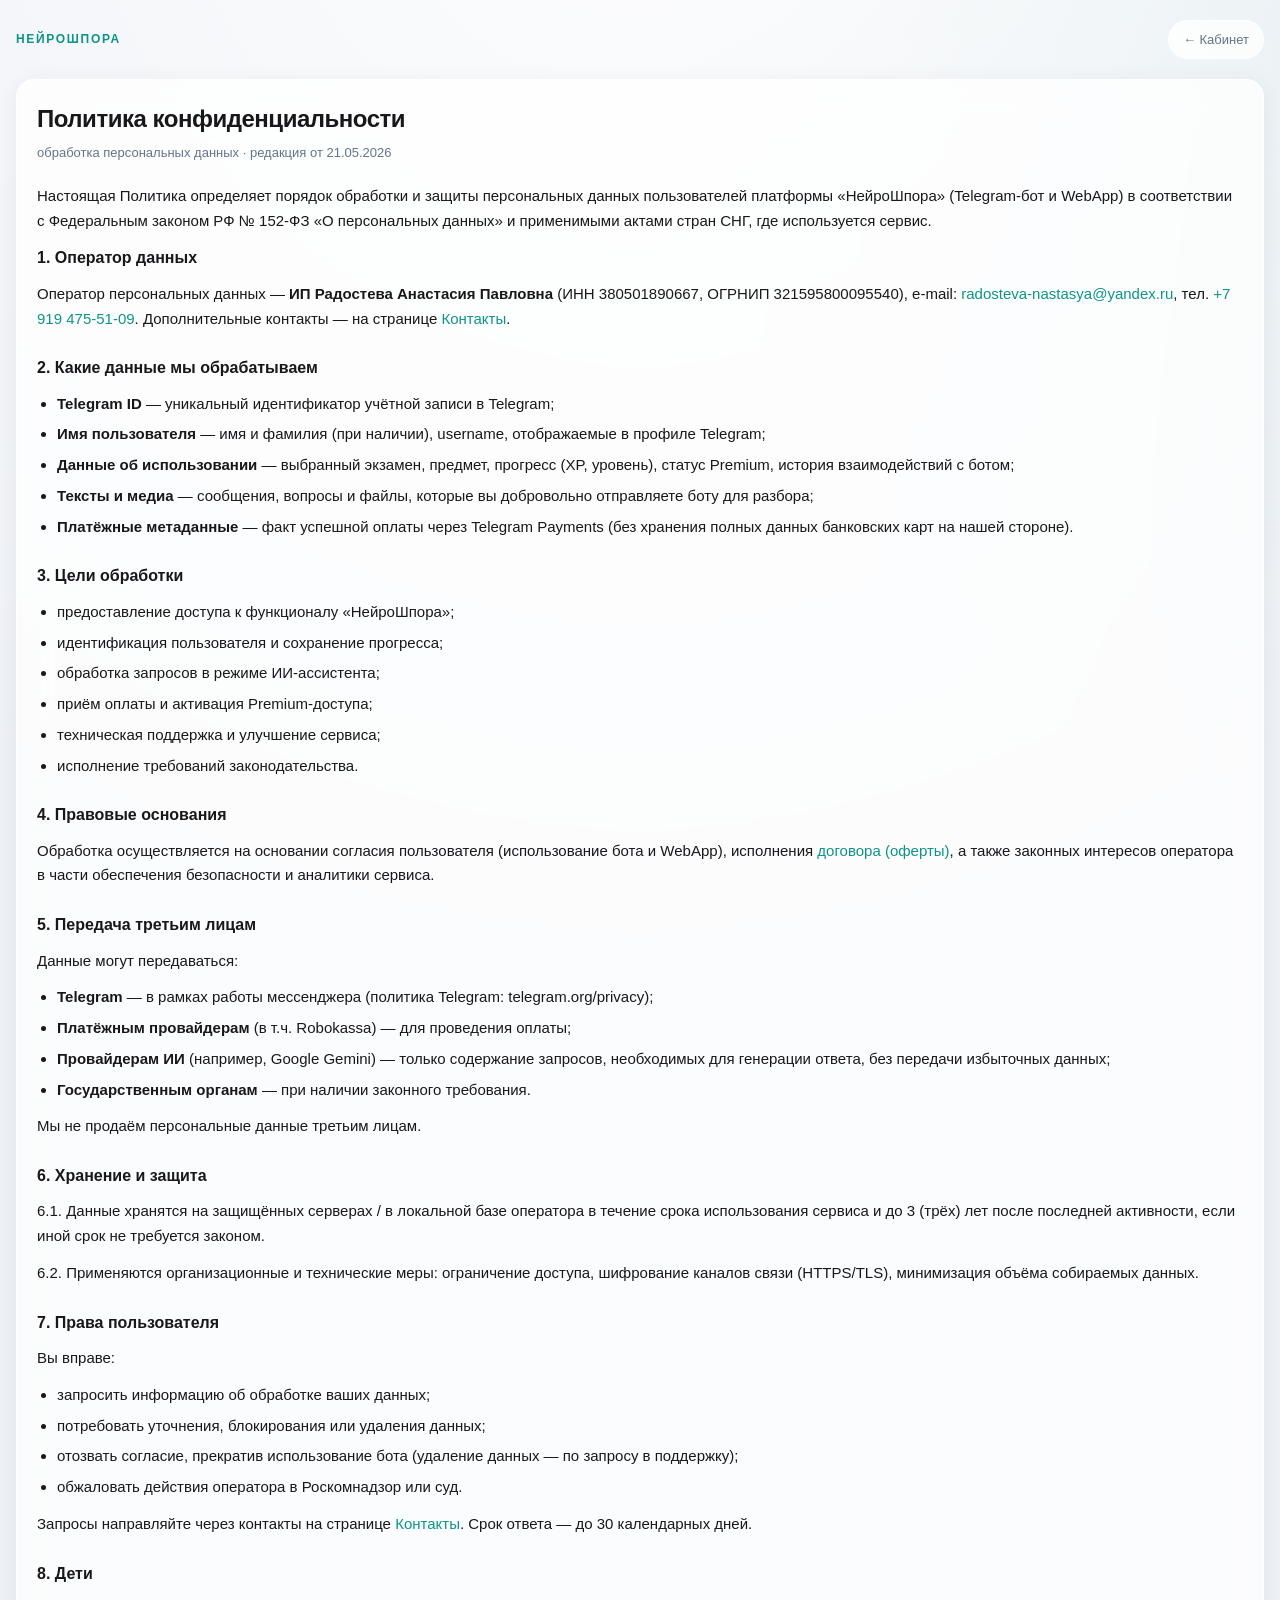
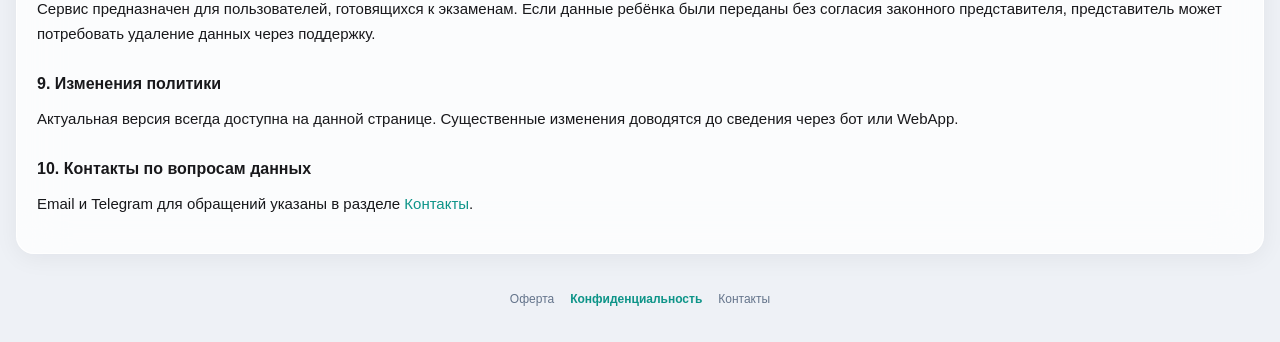
<file: privacy.html>
<!DOCTYPE html>
<html lang="ru">
<head>
    <meta charset="UTF-8">
    <meta name="viewport" content="width=device-width, initial-scale=1.0">
    <title>Политика конфиденциальности — НейроШпора</title>
    <link rel="stylesheet" href="legal.css">
</head>
<body>

    <div class="top-bar">
        <span class="brand">НейроШпора</span>
        <a class="back-link" href="index.html">← Кабинет</a>
    </div>

    <article class="glass-panel">
        <h1>Политика конфиденциальности</h1>
        <p class="doc-meta">обработка персональных данных · редакция от 21.05.2026</p>

        <p>Настоящая Политика определяет порядок обработки и защиты персональных данных пользователей платформы «НейроШпора» (Telegram-бот и WebApp) в соответствии с Федеральным законом РФ № 152-ФЗ «О персональных данных» и применимыми актами стран СНГ, где используется сервис.</p>

        <h2>1. Оператор данных</h2>
        <p>Оператор персональных данных — <strong>ИП Радостева Анастасия Павловна</strong> (ИНН 380501890667, ОГРНИП 321595800095540), e-mail: <a href="mailto:radosteva-nastasya@yandex.ru">radosteva-nastasya@yandex.ru</a>, тел. <a href="tel:+79194755109">+7 919 475-51-09</a>. Дополнительные контакты — на странице <a href="contacts.html">Контакты</a>.</p>

        <h2>2. Какие данные мы обрабатываем</h2>
        <ul>
            <li><strong>Telegram ID</strong> — уникальный идентификатор учётной записи в Telegram;</li>
            <li><strong>Имя пользователя</strong> — имя и фамилия (при наличии), username, отображаемые в профиле Telegram;</li>
            <li><strong>Данные об использовании</strong> — выбранный экзамен, предмет, прогресс (XP, уровень), статус Premium, история взаимодействий с ботом;</li>
            <li><strong>Тексты и медиа</strong> — сообщения, вопросы и файлы, которые вы добровольно отправляете боту для разбора;</li>
            <li><strong>Платёжные метаданные</strong> — факт успешной оплаты через Telegram Payments (без хранения полных данных банковских карт на нашей стороне).</li>
        </ul>

        <h2>3. Цели обработки</h2>
        <ul>
            <li>предоставление доступа к функционалу «НейроШпора»;</li>
            <li>идентификация пользователя и сохранение прогресса;</li>
            <li>обработка запросов в режиме ИИ-ассистента;</li>
            <li>приём оплаты и активация Premium-доступа;</li>
            <li>техническая поддержка и улучшение сервиса;</li>
            <li>исполнение требований законодательства.</li>
        </ul>

        <h2>4. Правовые основания</h2>
        <p>Обработка осуществляется на основании согласия пользователя (использование бота и WebApp), исполнения <a href="oferta.html">договора (оферты)</a>, а также законных интересов оператора в части обеспечения безопасности и аналитики сервиса.</p>

        <h2>5. Передача третьим лицам</h2>
        <p>Данные могут передаваться:</p>
        <ul>
            <li><strong>Telegram</strong> — в рамках работы мессенджера (политика Telegram: telegram.org/privacy);</li>
            <li><strong>Платёжным провайдерам</strong> (в т.ч. Robokassa) — для проведения оплаты;</li>
            <li><strong>Провайдерам ИИ</strong> (например, Google Gemini) — только содержание запросов, необходимых для генерации ответа, без передачи избыточных данных;</li>
            <li><strong>Государственным органам</strong> — при наличии законного требования.</li>
        </ul>
        <p>Мы не продаём персональные данные третьим лицам.</p>

        <h2>6. Хранение и защита</h2>
        <p>6.1. Данные хранятся на защищённых серверах / в локальной базе оператора в течение срока использования сервиса и до 3 (трёх) лет после последней активности, если иной срок не требуется законом.</p>
        <p>6.2. Применяются организационные и технические меры: ограничение доступа, шифрование каналов связи (HTTPS/TLS), минимизация объёма собираемых данных.</p>

        <h2>7. Права пользователя</h2>
        <p>Вы вправе:</p>
        <ul>
            <li>запросить информацию об обработке ваших данных;</li>
            <li>потребовать уточнения, блокирования или удаления данных;</li>
            <li>отозвать согласие, прекратив использование бота (удаление данных — по запросу в поддержку);</li>
            <li>обжаловать действия оператора в Роскомнадзор или суд.</li>
        </ul>
        <p>Запросы направляйте через контакты на странице <a href="contacts.html">Контакты</a>. Срок ответа — до 30 календарных дней.</p>

        <h2>8. Дети</h2>
        <p>Сервис предназначен для пользователей, готовящихся к экзаменам. Если данные ребёнка были переданы без согласия законного представителя, представитель может потребовать удаление данных через поддержку.</p>

        <h2>9. Изменения политики</h2>
        <p>Актуальная версия всегда доступна на данной странице. Существенные изменения доводятся до сведения через бот или WebApp.</p>

        <h2>10. Контакты по вопросам данных</h2>
        <p>Email и Telegram для обращений указаны в разделе <a href="contacts.html">Контакты</a>.</p>
    </article>

    <nav class="legal-footer">
        <a href="oferta.html">Оферта</a>
        <a href="privacy.html" class="active">Конфиденциальность</a>
        <a href="contacts.html">Контакты</a>
    </nav>

</body>
</html>
</file>
<file: legal.css>
:root {
    --bg: #eef1f6;
    --glass: rgba(255, 255, 255, 0.78);
    --glass-border: rgba(255, 255, 255, 0.95);
    --text: #18181b;
    --muted: #64748b;
    --accent: #0d9488;
    --radius: 18px;
}

* {
    box-sizing: border-box;
}

body {
    margin: 0;
    min-height: 100vh;
    font-family: -apple-system, BlinkMacSystemFont, "Segoe UI", Roboto, sans-serif;
    font-size: 15px;
    line-height: 1.65;
    color: var(--text);
    background: var(--bg);
    background-image:
        radial-gradient(ellipse 90% 60% at 50% -10%, rgba(255, 255, 255, 0.9), transparent),
        radial-gradient(ellipse 50% 40% at 100% 0%, rgba(13, 148, 136, 0.06), transparent);
    padding: 20px 16px 32px;
}

a {
    color: var(--accent);
    text-decoration: none;
}

a:hover {
    text-decoration: underline;
}

.top-bar {
    display: flex;
    align-items: center;
    justify-content: space-between;
    margin-bottom: 20px;
    gap: 12px;
}

.brand {
    font-size: 12px;
    font-weight: 700;
    letter-spacing: 0.14em;
    text-transform: uppercase;
    color: var(--accent);
}

.back-link {
    font-size: 13px;
    font-weight: 500;
    color: var(--muted);
    padding: 8px 14px;
    border-radius: 100px;
    background: var(--glass);
    border: 1px solid var(--glass-border);
    backdrop-filter: blur(12px);
    -webkit-backdrop-filter: blur(12px);
}

.glass-panel {
    background: var(--glass);
    backdrop-filter: blur(24px);
    -webkit-backdrop-filter: blur(24px);
    border: 1px solid var(--glass-border);
    border-radius: var(--radius);
    box-shadow: 0 4px 24px rgba(15, 23, 42, 0.06);
    padding: 24px 20px;
    margin-bottom: 16px;
}

h1 {
    margin: 0 0 8px;
    font-size: 24px;
    font-weight: 700;
    letter-spacing: -0.02em;
    line-height: 1.25;
}

.doc-meta {
    font-size: 13px;
    color: var(--muted);
    margin-bottom: 20px;
}

h2 {
    font-size: 16px;
    font-weight: 600;
    margin: 24px 0 10px;
    color: var(--text);
}

h2:first-of-type {
    margin-top: 0;
}

p {
    margin: 0 0 12px;
}

ul, ol {
    margin: 0 0 12px;
    padding-left: 1.25rem;
}

li {
    margin-bottom: 6px;
}

.contact-card {
    display: flex;
    flex-direction: column;
    gap: 14px;
}

.contact-row {
    padding: 14px 16px;
    border-radius: 14px;
    background: rgba(255, 255, 255, 0.55);
    border: 1px solid rgba(255, 255, 255, 0.8);
}

.contact-label {
    font-size: 11px;
    text-transform: uppercase;
    letter-spacing: 0.08em;
    color: var(--muted);
    margin-bottom: 4px;
}

.contact-value {
    font-size: 15px;
    font-weight: 500;
}

.legal-footer {
    display: flex;
    flex-wrap: wrap;
    justify-content: center;
    gap: 8px 16px;
    margin-top: 20px;
    padding-top: 16px;
    font-size: 12px;
    color: var(--muted);
}

.legal-footer a {
    color: var(--muted);
    font-weight: 500;
}

.legal-footer a.active {
    color: var(--accent);
    font-weight: 600;
}
</file>
